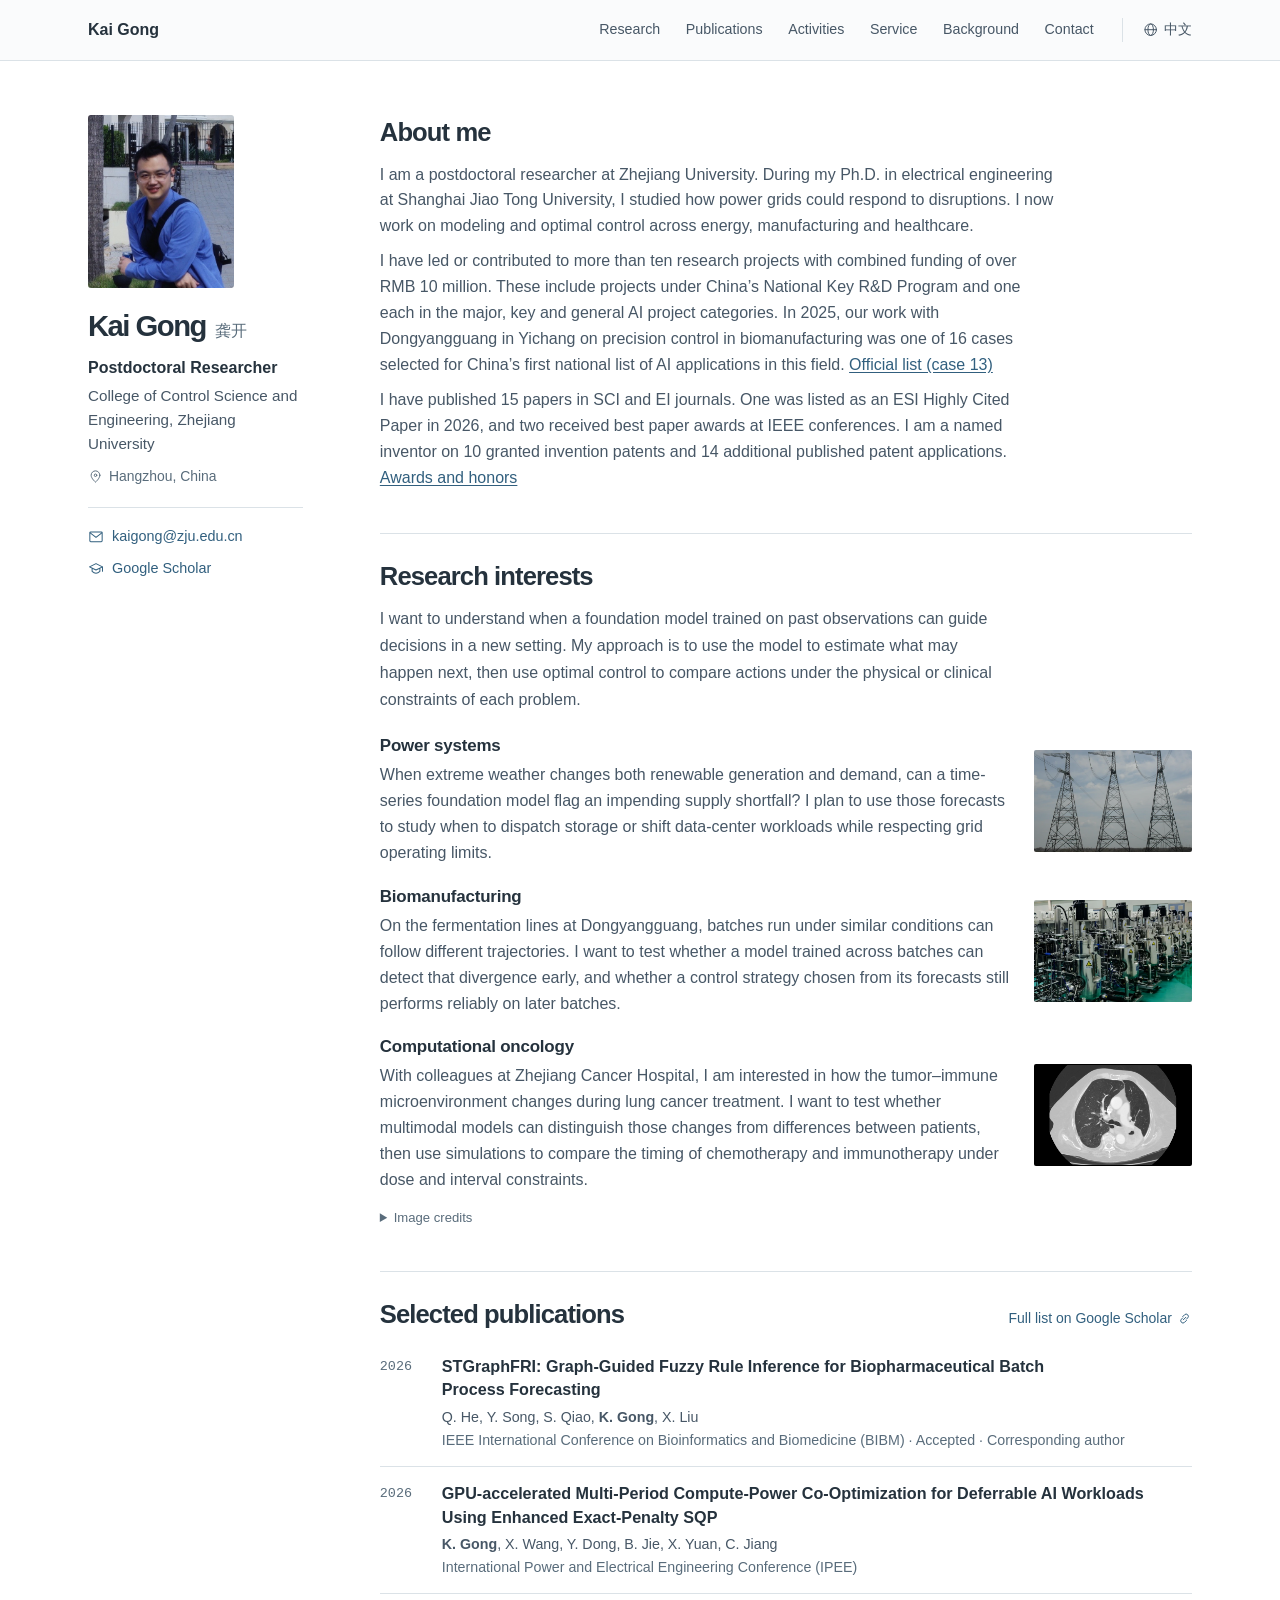
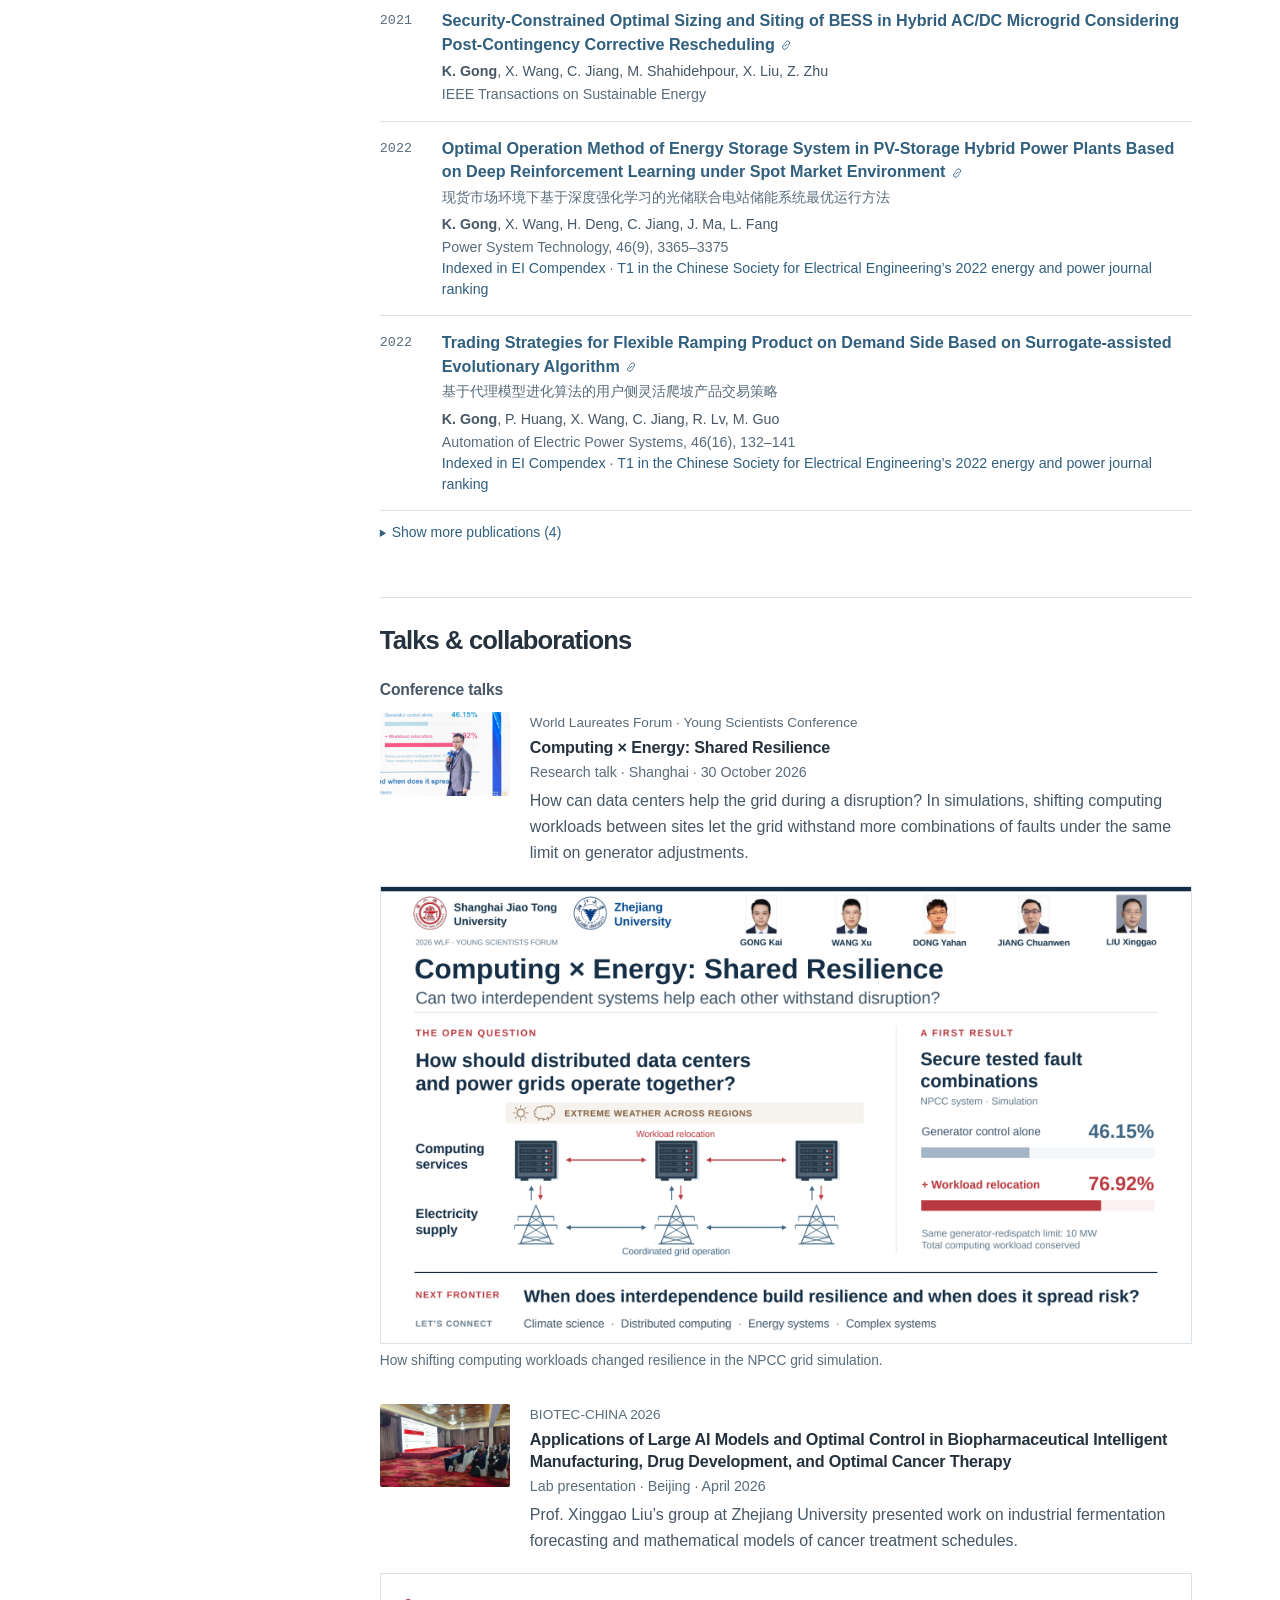
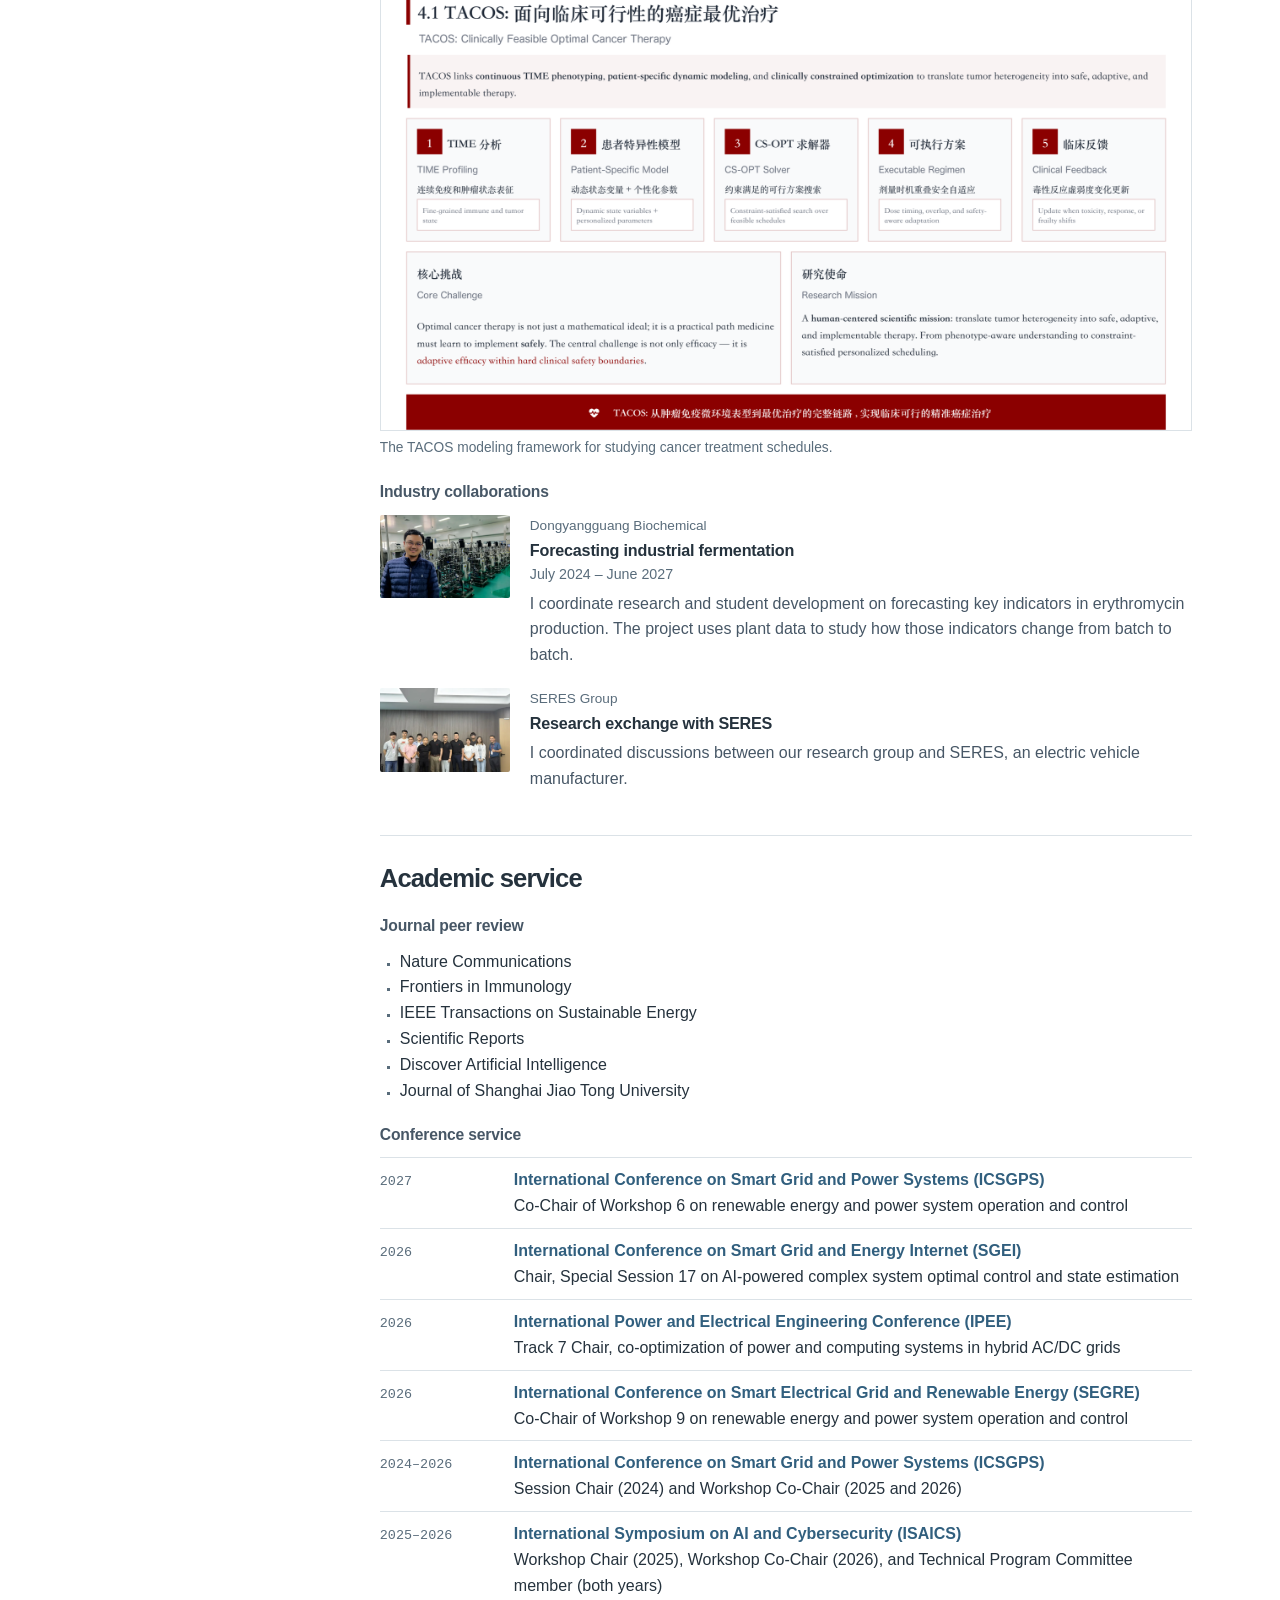
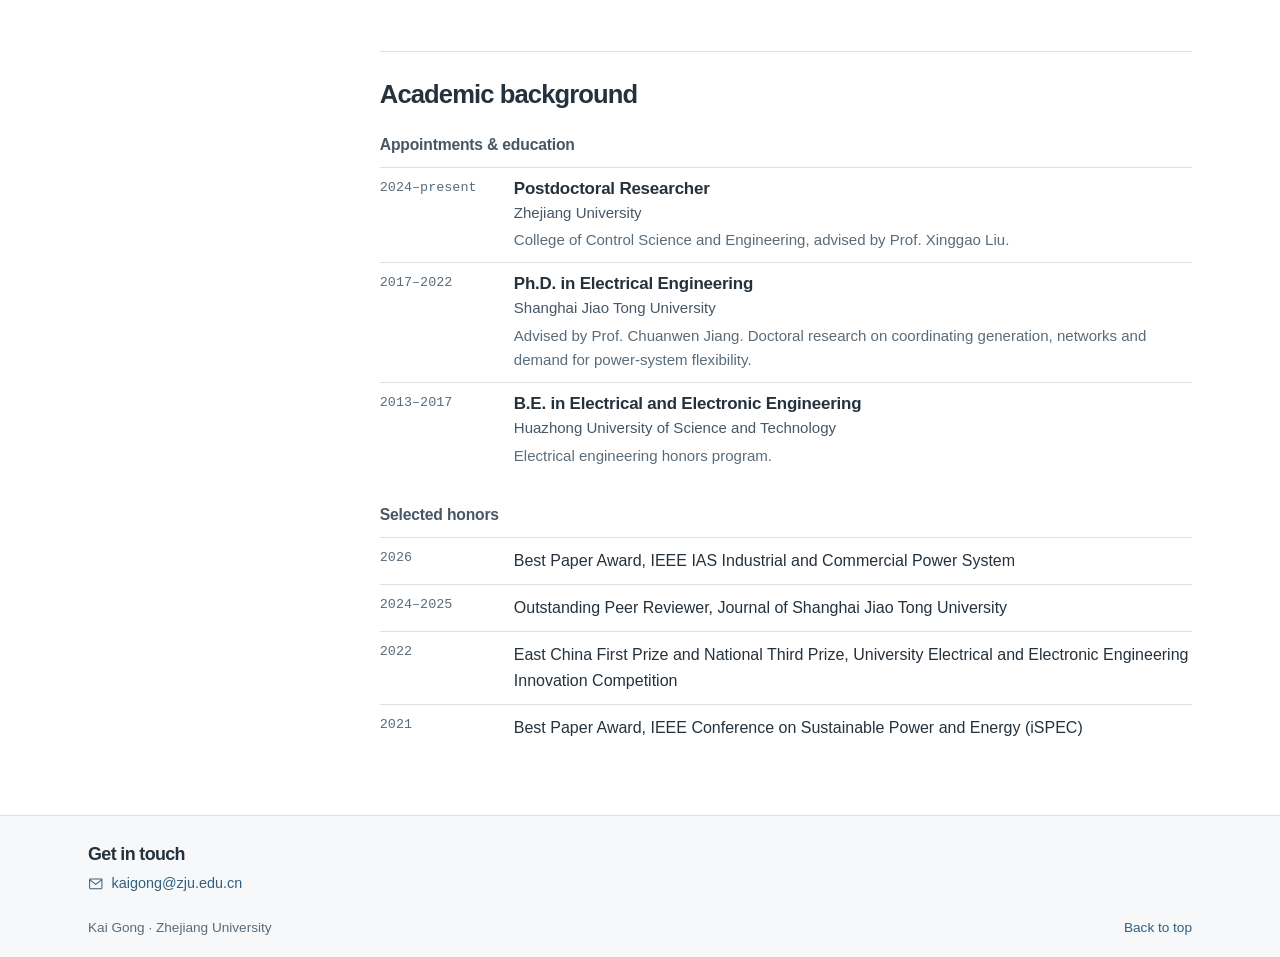
<file: index.html>
<!doctype html>
<html lang="en"><head><meta charset="utf-8"><meta name="viewport" content="width=device-width,initial-scale=1">
<title>Kai Gong | Zhejiang University</title><meta name="description" content="I want to understand when a foundation model trained on past observations can guide decisions in a new setting. My approach is to use the model to estimate what may happen next, then use optimal control to compare actions under the physical or clinical constraints of each problem.">
<meta name="theme-color" content="#f7f9fb"><link rel="alternate" hreflang="zh-CN" href="zh.html">
<link rel="stylesheet" href="assets/style.css"><script defer src="assets/site.js"></script></head>
<body><a class="skip" href="#main">Skip to content</a>
<header class="header"><div class="wrap header-inner"><a class="brand" href="#main">Kai Gong</a>
<nav id="navigation" aria-label="Main navigation"><a href="#research">Research</a><a href="#publications">Publications</a><a href="#activities">Activities</a><a href="#service">Service</a><a href="#background">Background</a><a href="#contact">Contact</a></nav>
<div class="tools"><a class="language" href="zh.html" hreflang="zh-CN" lang="zh-CN"><svg class="icon" viewBox="0 0 24 24" stroke-width="1.55" fill="none" stroke="currentColor" stroke-linecap="round" stroke-linejoin="round" aria-hidden="true"><circle cx="12" cy="12" r="9"/><ellipse cx="12" cy="12" rx="4.3" ry="9"/><path d="M3 12h18"/></svg>中文</a>
<button class="menu-toggle" hidden aria-expanded="false" aria-controls="navigation" aria-label="Navigation menu"><svg class="icon" viewBox="0 0 24 24" stroke-width="1.55" fill="none" stroke="currentColor" stroke-linecap="round" stroke-linejoin="round" aria-hidden="true"><path d="M3 6h18M3 12h18M3 18h18"/></svg></button></div></div></header>
<main id="main" class="page wrap">
<aside class="profile" aria-labelledby="name"><div class="profile-inner">
<img src="assets/images/kai-gong-outdoors.jpg" alt="Kai Gong" class="portrait" width="410" height="490" fetchpriority="high">
<div class="identity"><h1 id="name">Kai Gong<span lang="zh-CN">龚开</span></h1><p class="role">Postdoctoral Researcher</p><p class="affiliation">College of Control Science and Engineering, Zhejiang University</p>
<p class="location"><svg class="icon" viewBox="0 0 24 24" stroke-width="1.55" fill="none" stroke="currentColor" stroke-linecap="round" stroke-linejoin="round" aria-hidden="true"><path d="M19 10c0 5-7 11-7 11S5 15 5 10a7 7 0 1 1 14 0Z"/><circle cx="12" cy="10" r="2"/></svg>Hangzhou, China</p></div>
<div class="profile-links"><a href="mailto:kaigong@zju.edu.cn"><svg class="icon" viewBox="0 0 24 24" stroke-width="1.55" fill="none" stroke="currentColor" stroke-linecap="round" stroke-linejoin="round" aria-hidden="true"><rect x="2.5" y="4.5" width="19" height="15" rx="1.4"/><path d="m3 6 9 7 9-7"/></svg>kaigong@zju.edu.cn</a>
<a href="https://scholar.google.com/citations?user=drKCcZsAAAAJ"><svg class="icon" viewBox="0 0 24 24" stroke-width="1.55" fill="none" stroke="currentColor" stroke-linecap="round" stroke-linejoin="round" aria-hidden="true"><path d="m2 9 10-5 10 5-10 5L2 9Zm4 2v5c4 4 8 4 12 0v-5m4-2v7"/></svg>Google Scholar</a></div>
</div></aside>
<div class="content"><section id="about"><h2>About me</h2><div class="about-copy"><p>I am a postdoctoral researcher at Zhejiang University. During my Ph.D. in electrical engineering at Shanghai Jiao Tong University, I studied how power grids could respond to disruptions. I now work on modeling and optimal control across energy, manufacturing and healthcare.</p><p>I have led or contributed to more than ten research projects with combined funding of over RMB 10 million. These include projects under China’s National Key R&amp;D Program and one each in the major, key and general AI project categories. In 2025, our work with Dongyangguang in Yichang on precision control in biomanufacturing was one of 16 cases selected for China’s first national list of AI applications in this field. <a href="https://wap.miit.gov.cn/cms_files/filemanager/1226211233/attach/20257/3457b4df0f01457bb74afa968ee24ed6.pdf#page=2">Official list (case 13)</a></p><p>I have published 15 papers in SCI and EI journals. One was listed as an ESI Highly Cited Paper in 2026, and two received best paper awards at IEEE conferences. I am a named inventor on 10 granted invention patents and 14 additional published patent applications. <a href="#honors">Awards and honors</a></p></div></section>
<section id="research"><h2>Research interests</h2>
<p class="intro">I want to understand when a foundation model trained on past observations can guide decisions in a new setting. My approach is to use the model to estimate what may happen next, then use optimal control to compare actions under the physical or clinical constraints of each problem.</p><div class="research-list"><article class="research-card">
      <a class="research-visual" href="assets/images/grid-transmission-lines.webp"><img src="assets/images/grid-transmission-lines.webp" alt="High-voltage transmission towers and overhead lines" loading="lazy"></a>
      <div class="card-copy"><h3>Power systems</h3><p>When extreme weather changes both renewable generation and demand, can a time-series foundation model flag an impending supply shortfall? I plan to use those forecasts to study when to dispatch storage or shift data-center workloads while respecting grid operating limits.</p></div></article><article class="research-card">
      <a class="research-visual" href="assets/images/dongyangguang-fermentation-vessels.webp"><img src="assets/images/dongyangguang-fermentation-vessels.webp" alt="Fermentation vessels on the Dongyangguang production line" loading="lazy"></a>
      <div class="card-copy"><h3>Biomanufacturing</h3><p>On the fermentation lines at Dongyangguang, batches run under similar conditions can follow different trajectories. I want to test whether a model trained across batches can detect that divergence early, and whether a control strategy chosen from its forecasts still performs reliably on later batches.</p></div></article><article class="research-card">
      <a class="research-visual" href="assets/images/lung-cancer-ct.webp"><img src="assets/images/lung-cancer-ct.webp" alt="Public example of an axial chest CT showing lung cancer" loading="lazy"></a>
      <div class="card-copy"><h3>Computational oncology</h3><p>With colleagues at Zhejiang Cancer Hospital, I am interested in how the tumor–immune microenvironment changes during lung cancer treatment. I want to test whether multimodal models can distinguish those changes from differences between patients, then use simulations to compare the timing of chemotherapy and immunotherapy under dose and interval constraints.</p></div></article></div>
<details class="credits"><summary>Image credits</summary><ul><li>Transmission lines. Photograph by Rondol (2010), public domain. Cropped for this page. <a href="https://commons.wikimedia.org/wiki/File:Anker_power_lines.JPG">Source</a></li><li>Fermentation vessels. Detail from a photograph taken during my visit to the Dongyangguang production line.</li><li>Lung cancer CT. Public example by Jmarchn (2024), resized and padded for display. <a href="https://commons.wikimedia.org/wiki/File:CT_scan_of_lung_cancer_with_cavitation.png">Source</a> · <a href="https://creativecommons.org/publicdomain/zero/1.0/">CC0 1.0</a></li></ul></details></section>
<section id="publications"><div class="section-head"><h2>Selected publications</h2><a class="text-link" href="https://scholar.google.com/citations?user=drKCcZsAAAAJ">Full list on Google Scholar<svg class="icon" viewBox="0 0 24 24" stroke-width="1.55" fill="none" stroke="currentColor" stroke-linecap="round" stroke-linejoin="round" aria-hidden="true"><path d="m10 14 4-4m-5 1-2 2a3.5 3.5 0 0 0 5 5l3-3m0-2 2-2a3.5 3.5 0 0 0-5-5l-3 3"/></svg></a></div>
<div class="papers"><article class="publication"><span class="year">2026</span><div><h3 lang="en">STGraphFRI: Graph-Guided Fuzzy Rule Inference for Biopharmaceutical Batch Process Forecasting</h3><p class="authors">Q. He, Y. Song, S. Qiao, <strong>K. Gong</strong>, X. Liu</p><p class="venue">IEEE International Conference on Bioinformatics and Biomedicine (BIBM) · Accepted · Corresponding author</p></div></article><article class="publication"><span class="year">2026</span><div><h3 lang="en">GPU-accelerated Multi-Period Compute-Power Co-Optimization for Deferrable AI Workloads Using Enhanced Exact-Penalty SQP</h3><p class="authors"><strong>K. Gong</strong>, X. Wang, Y. Dong, B. Jie, X. Yuan, C. Jiang</p><p class="venue">International Power and Electrical Engineering Conference (IPEE)</p></div></article><article class="publication"><span class="year">2021</span><div><h3 lang="en"><a href="https://doi.org/10.1109/TSTE.2021.3080707">Security-Constrained Optimal Sizing and Siting of BESS in Hybrid AC/DC Microgrid Considering Post-Contingency Corrective Rescheduling <svg class="icon" viewBox="0 0 24 24" stroke-width="1.55" fill="none" stroke="currentColor" stroke-linecap="round" stroke-linejoin="round" aria-hidden="true"><path d="m10 14 4-4m-5 1-2 2a3.5 3.5 0 0 0 5 5l3-3m0-2 2-2a3.5 3.5 0 0 0-5-5l-3 3"/></svg></a></h3><p class="authors"><strong>K. Gong</strong>, X. Wang, C. Jiang, M. Shahidehpour, X. Liu, Z. Zhu</p><p class="venue">IEEE Transactions on Sustainable Energy</p></div></article><article class="publication"><span class="year">2022</span><div><h3 lang="en"><a href="https://coaa.istic.ac.cn/openjournal/periodicalArticle/0120221000414971">Optimal Operation Method of Energy Storage System in PV-Storage Hybrid Power Plants Based on Deep Reinforcement Learning under Spot Market Environment <svg class="icon" viewBox="0 0 24 24" stroke-width="1.55" fill="none" stroke="currentColor" stroke-linecap="round" stroke-linejoin="round" aria-hidden="true"><path d="m10 14 4-4m-5 1-2 2a3.5 3.5 0 0 0 5 5l3-3m0-2 2-2a3.5 3.5 0 0 0-5-5l-3 3"/></svg></a></h3><p class="original-title" lang="zh-CN">现货市场环境下基于深度强化学习的光储联合电站储能系统最优运行方法</p><p class="authors"><strong>K. Gong</strong>, X. Wang, H. Deng, C. Jiang, J. Ma, L. Fang</p><p class="venue">Power System Technology, 46(9), 3365–3375<br><a href="https://assets.ctfassets.net/o78em1y1w4i4/1vOKA5ELqWIoXeukEI0KPk/25a74b602fc5149a096bd87bf7d9c5e1/COMPENDEX_Source-list-082026.xlsx">Indexed in EI Compendex</a> · <a href="https://www.csee.org.cn/pic/u/cms/www/202308/18110539d7te.pdf">T1 in the Chinese Society for Electrical Engineering’s 2022 energy and power journal ranking</a></p></div></article><article class="publication"><span class="year">2022</span><div><h3 lang="en"><a href="https://doi.org/10.7500/AEPS20210720003">Trading Strategies for Flexible Ramping Product on Demand Side Based on Surrogate-assisted Evolutionary Algorithm <svg class="icon" viewBox="0 0 24 24" stroke-width="1.55" fill="none" stroke="currentColor" stroke-linecap="round" stroke-linejoin="round" aria-hidden="true"><path d="m10 14 4-4m-5 1-2 2a3.5 3.5 0 0 0 5 5l3-3m0-2 2-2a3.5 3.5 0 0 0-5-5l-3 3"/></svg></a></h3><p class="original-title" lang="zh-CN">基于代理模型进化算法的用户侧灵活爬坡产品交易策略</p><p class="authors"><strong>K. Gong</strong>, P. Huang, X. Wang, C. Jiang, R. Lv, M. Guo</p><p class="venue">Automation of Electric Power Systems, 46(16), 132–141<br><a href="https://assets.ctfassets.net/o78em1y1w4i4/1vOKA5ELqWIoXeukEI0KPk/25a74b602fc5149a096bd87bf7d9c5e1/COMPENDEX_Source-list-082026.xlsx">Indexed in EI Compendex</a> · <a href="https://www.csee.org.cn/pic/u/cms/www/202308/18110539d7te.pdf">T1 in the Chinese Society for Electrical Engineering’s 2022 energy and power journal ranking</a></p></div></article><details class="extra-pubs"><summary><span class="closed">Show more publications (4)</span><span class="opened">Show fewer publications</span></summary><div><article class="publication"><span class="year">2026</span><div><h3 lang="en"><a href="https://doi.org/10.1109/TIA.2026.3661945">Aggregated Flexibility of DERs for Enhancing the Power Grid Resilience Considering Frequency Stability Constraints in Typhoons <svg class="icon" viewBox="0 0 24 24" stroke-width="1.55" fill="none" stroke="currentColor" stroke-linecap="round" stroke-linejoin="round" aria-hidden="true"><path d="m10 14 4-4m-5 1-2 2a3.5 3.5 0 0 0 5 5l3-3m0-2 2-2a3.5 3.5 0 0 0-5-5l-3 3"/></svg></a></h3><p class="authors">X. Wang, J. Ke, H. Yang, <strong>K. Gong</strong>, K. Zhang, M. Shahidehpour, C. Jiang, W. Huang</p><p class="venue">IEEE Transactions on Industry Applications</p></div></article><article class="publication"><span class="year">2026</span><div><h3 lang="en">Coordinated Post-Disturbance Load Restoration for Large Data Centers After SCUC Scheduling</h3><p class="authors"><strong>K. Gong</strong>, X. Wang, B. Jie, Y. Dong, J. Ke, F. Lu</p><p class="venue">International Conference on Power and Renewable Energy Engineering (PREE)</p></div></article><article class="publication"><span class="year">2022</span><div><h3 lang="en"><a href="https://doi.org/10.1007/s11708-021-0792-6">Comprehensive review of modeling, structure, and integration techniques of smart buildings in the cyber-physical-social system <svg class="icon" viewBox="0 0 24 24" stroke-width="1.55" fill="none" stroke="currentColor" stroke-linecap="round" stroke-linejoin="round" aria-hidden="true"><path d="m10 14 4-4m-5 1-2 2a3.5 3.5 0 0 0 5 5l3-3m0-2 2-2a3.5 3.5 0 0 0-5-5l-3 3"/></svg></a></h3><p class="authors"><strong>K. Gong</strong>, J. Yang, X. Wang, C. Jiang, Z. Xiong, M. Zhang, M. Guo, R. Lv, S. Wang, S. Zhang</p><p class="venue">Frontiers in Energy</p></div></article><article class="publication"><span class="year">2020</span><div><h3 lang="en"><a href="https://doi.org/10.1049/iet-gtd.2020.0861">Data-driven distributionally robust economic dispatch for distribution network with multiple microgrids <svg class="icon" viewBox="0 0 24 24" stroke-width="1.55" fill="none" stroke="currentColor" stroke-linecap="round" stroke-linejoin="round" aria-hidden="true"><path d="m10 14 4-4m-5 1-2 2a3.5 3.5 0 0 0 5 5l3-3m0-2 2-2a3.5 3.5 0 0 0-5-5l-3 3"/></svg></a></h3><p class="authors">L. Wang, C. Jiang, <strong>K. Gong</strong>, R. Si, H. Shao, W. Liu</p><p class="venue">IET Generation, Transmission &amp; Distribution · Corresponding author</p></div></article></div></details></div></section>
<section id="activities"><h2>Talks & collaborations</h2><div class="activity-group"><h3 class="subhead">Conference talks</h3><div class="activity-grid"><article class="activity">
          <img src="assets/images/world-laureates-forum.webp" alt="Kai Gong presenting at the World Laureates Forum" loading="lazy" width="680" height="415">
          <div><p class="tag">World Laureates Forum · Young Scientists Conference</p><h4>Computing × Energy: Shared Resilience</h4>
          <p class="activity-meta">Research talk · Shanghai · 30 October 2026</p><p>How can data centers help the grid during a disruption? In simulations, shifting computing workloads between sites let the grid withstand more combinations of faults under the same limit on generator adjustments.</p></div><figure class="talk-slide"><a href="assets/images/wlf-computing-energy-slide.webp"><img src="assets/images/wlf-computing-energy-slide.webp" alt="With generator adjustments capped at 10 MW, the simulated grid withstood 46.15% of the tested fault combinations using generator control alone and 76.92% when computing workloads could also move between sites." loading="lazy" width="1920" height="1080"></a>
              <figcaption>How shifting computing workloads changed resilience in the NPCC grid simulation.</figcaption></figure></article><article class="activity">
          <img src="assets/images/biotec-china.webp" alt="Conference audience at BIOTEC-CHINA" loading="lazy" width="680" height="415">
          <div><p class="tag">BIOTEC-CHINA 2026</p><h4>Applications of Large AI Models and Optimal Control in Biopharmaceutical Intelligent Manufacturing, Drug Development, and Optimal Cancer Therapy</h4>
          <p class="activity-meta">Lab presentation · Beijing · April 2026</p><p>Prof. Xinggao Liu’s group at Zhejiang University presented work on industrial fermentation forecasting and mathematical models of cancer treatment schedules.</p></div><figure class="talk-slide"><a href="assets/images/biotec-tacos-slide.webp"><img src="assets/images/biotec-tacos-slide.webp" alt="The slide shows how TACOS links tumor and immune profiling, patient-specific modeling, constrained optimization, candidate treatment schedules and clinical feedback." loading="lazy" width="1920" height="1080"></a>
              <figcaption>The TACOS modeling framework for studying cancer treatment schedules.</figcaption></figure></article></div></div>
<div class="activity-group"><h3 class="subhead">Industry collaborations</h3><div class="industry-grid"><article class="activity">
          <img src="assets/images/hec-fermentation.webp" alt="Kai Gong visiting the industrial fermentation line" loading="lazy" width="680" height="415">
          <div><p class="tag">Dongyangguang Biochemical</p><h4>Forecasting industrial fermentation</h4>
          <p class="activity-meta">July 2024 – June 2027</p><p>I coordinate research and student development on forecasting key indicators in erythromycin production. The project uses plant data to study how those indicators change from batch to batch.</p></div></article><article class="activity">
          <img src="assets/images/seres-visit.webp" alt="Research group during the exchange with SERES" loading="lazy" width="680" height="415">
          <div><p class="tag">SERES Group</p><h4>Research exchange with SERES</h4>
          <p class="activity-meta"></p><p>I coordinated discussions between our research group and SERES, an electric vehicle manufacturer.</p></div></article></div></div></section>
<section id="service"><h2>Academic service</h2>
<h3 class="subhead">Journal peer review</h3><ul class="reviewers"><li>Nature Communications</li><li>Frontiers in Immunology</li><li>IEEE Transactions on Sustainable Energy</li><li>Scientific Reports</li><li>Discover Artificial Intelligence</li><li>Journal of Shanghai Jiao Tong University</li></ul>
<h3 class="subhead">Conference service</h3><ul class="chair-roles"><li><span class="year">2027</span><div><strong><a href="https://www.icsgps.org/workshops-2027/">International Conference on Smart Grid and Power Systems (ICSGPS)</a></strong><p class="service-role">Co-Chair of Workshop 6 on renewable energy and power system operation and control</p></div></li><li><span class="year">2026</span><div><strong><a href="https://www.sgei.info/?pf=1">International Conference on Smart Grid and Energy Internet (SGEI)</a></strong><p class="service-role">Chair, Special Session 17 on AI-powered complex system optimal control and state estimation</p></div></li><li><span class="year">2026</span><div><strong><a href="https://www.ipee.net/track7.html">International Power and Electrical Engineering Conference (IPEE)</a></strong><p class="service-role">Track 7 Chair, co-optimization of power and computing systems in hybrid AC/DC grids</p></div></li><li><span class="year">2026</span><div><strong><a href="https://www.icsegre.org/workshops-2026">International Conference on Smart Electrical Grid and Renewable Energy (SEGRE)</a></strong><p class="service-role">Co-Chair of Workshop 9 on renewable energy and power system operation and control</p></div></li><li><span class="year">2024–2026</span><div><strong><a href="https://www.icsgps.org/workshops-2026-2-2-2-2-2/">International Conference on Smart Grid and Power Systems (ICSGPS)</a></strong><p class="service-role">Session Chair (2024) and Workshop Co-Chair (2025 and 2026)</p></div></li><li><span class="year">2025–2026</span><div><strong><a href="https://www.isaics.net/workshops-2026/">International Symposium on AI and Cybersecurity (ISAICS)</a></strong><p class="service-role">Workshop Chair (2025), Workshop Co-Chair (2026), and Technical Program Committee member (both years)</p></div></li></ul></section>
<section id="background"><h2>Academic background</h2>
<div class="background-grid"><div><h3 class="subhead">Appointments & education</h3><ol class="timeline"><li><div class="year">2024–present</div>
      <h4>Postdoctoral Researcher</h4><div class="institution">Zhejiang University</div><p>College of Control Science and Engineering, advised by Prof. Xinggao Liu.</p></li><li><div class="year">2017–2022</div>
      <h4>Ph.D. in Electrical Engineering</h4><div class="institution">Shanghai Jiao Tong University</div><p>Advised by Prof. Chuanwen Jiang. Doctoral research on coordinating generation, networks and demand for power-system flexibility.</p></li><li><div class="year">2013–2017</div>
      <h4>B.E. in Electrical and Electronic Engineering</h4><div class="institution">Huazhong University of Science and Technology</div><p>Electrical engineering honors program.</p></li></ol></div>
<div class="honors" id="honors"><h3 class="subhead">Selected honors</h3><ul><li><span class="year">2026</span><span>Best Paper Award, IEEE IAS Industrial and Commercial Power System</span></li><li><span class="year">2024–2025</span><span>Outstanding Peer Reviewer, Journal of Shanghai Jiao Tong University</span></li><li><span class="year">2022</span><span>East China First Prize and National Third Prize, University Electrical and Electronic Engineering Innovation Competition</span></li><li><span class="year">2021</span><span>Best Paper Award, IEEE Conference on Sustainable Power and Energy (iSPEC)</span></li></ul></div></div></section></div>
</main><footer id="contact"><div class="wrap"><h2>Get in touch</h2><a class="email" href="mailto:kaigong@zju.edu.cn"><svg class="icon" viewBox="0 0 24 24" stroke-width="1.55" fill="none" stroke="currentColor" stroke-linecap="round" stroke-linejoin="round" aria-hidden="true"><rect x="2.5" y="4.5" width="19" height="15" rx="1.4"/><path d="m3 6 9 7 9-7"/></svg>kaigong@zju.edu.cn</a>
<div class="footer-line"><div class="footer-meta"><span>Kai Gong · Zhejiang University</span>
<a class="page-views" hidden href="https://hits.sh/kgongzju.github.io/personal-web/" data-label="Page views" referrerpolicy="no-referrer">View traffic history</a></div>
<a href="#main">Back to top</a></div></div></footer></body></html>
</file>
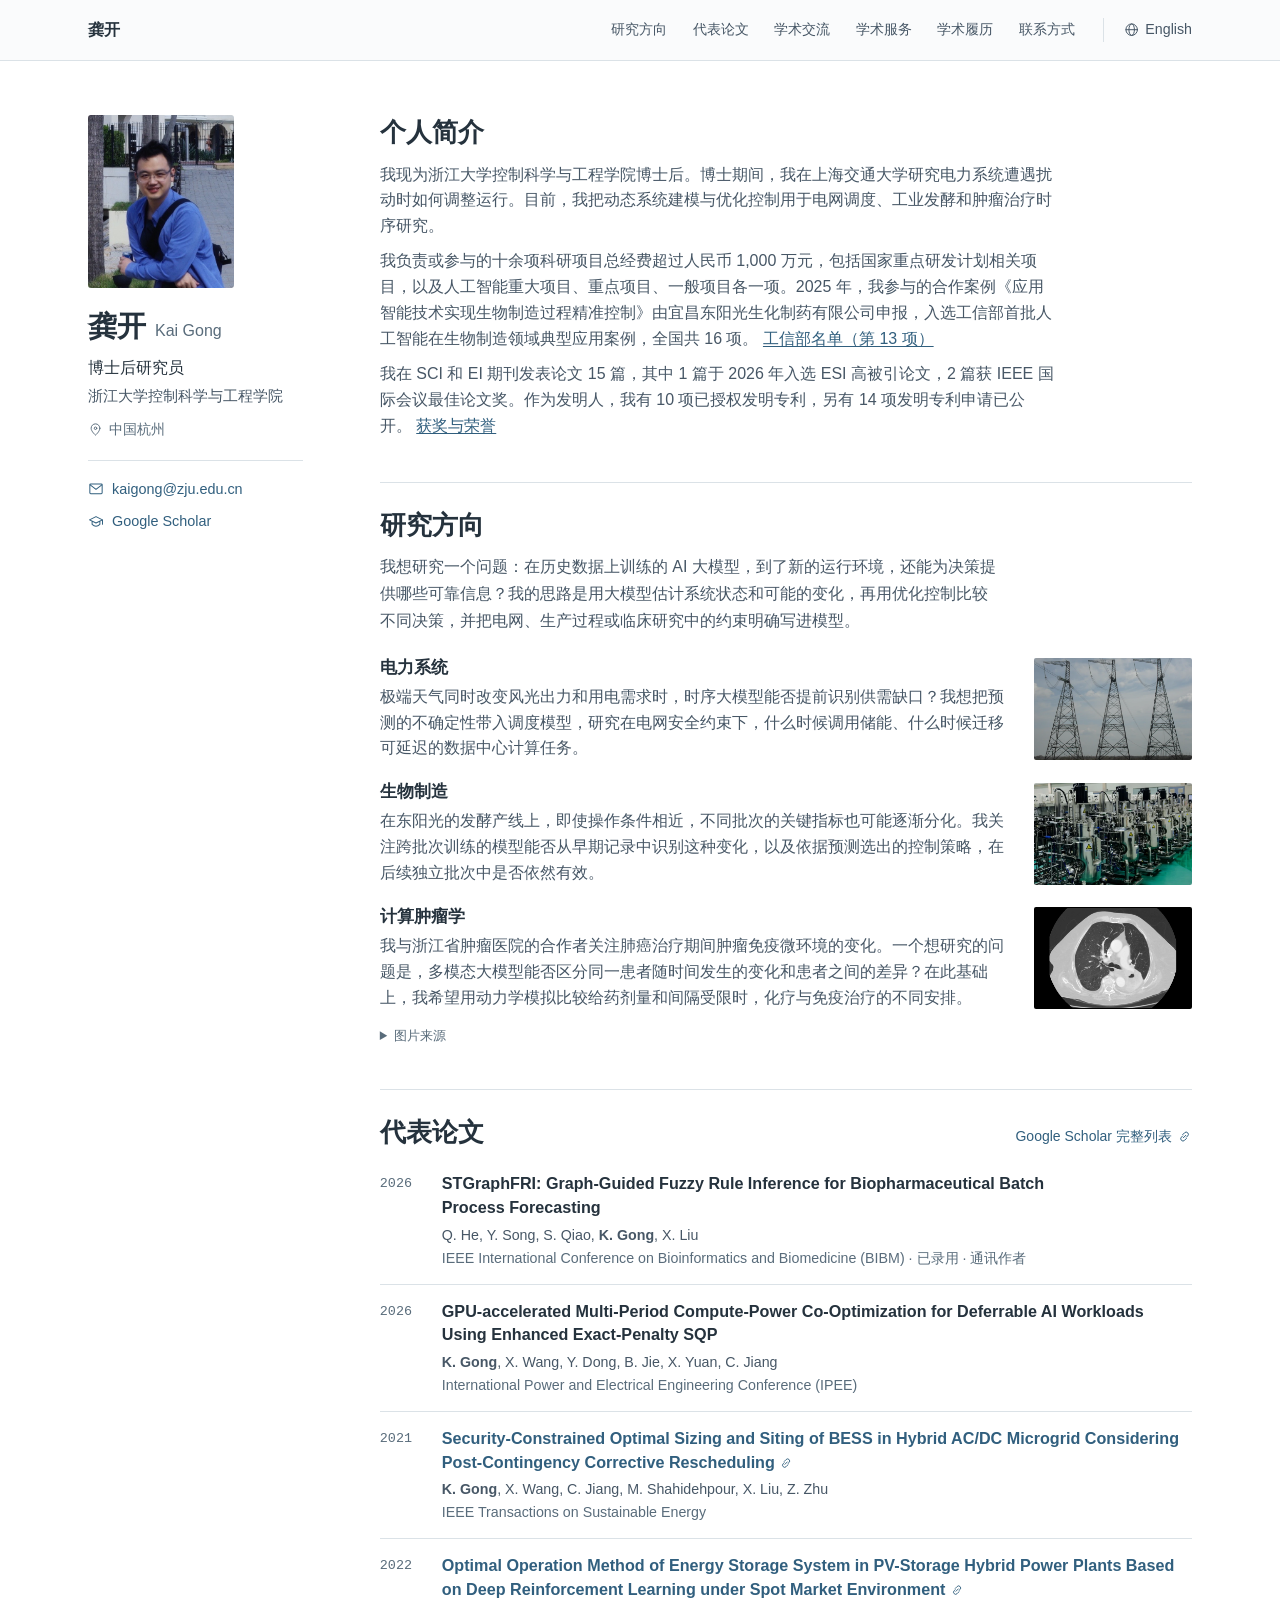
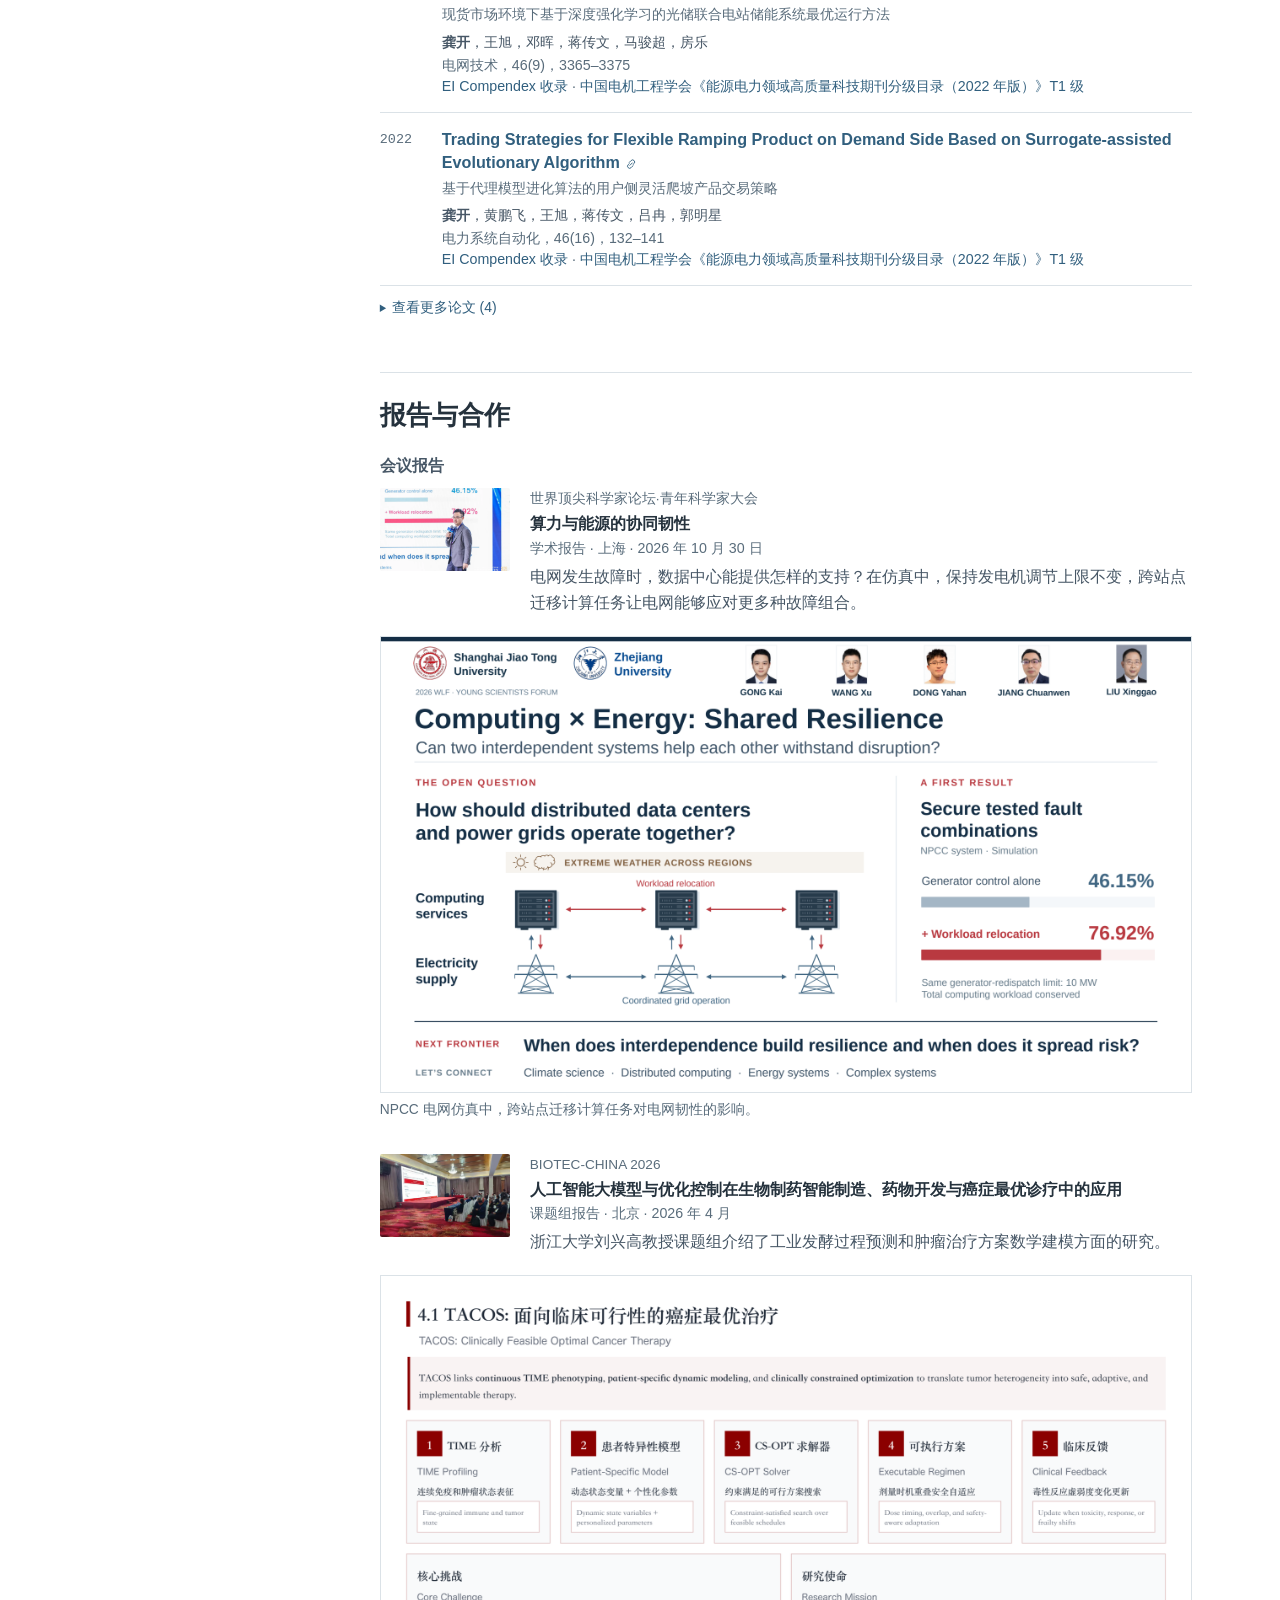
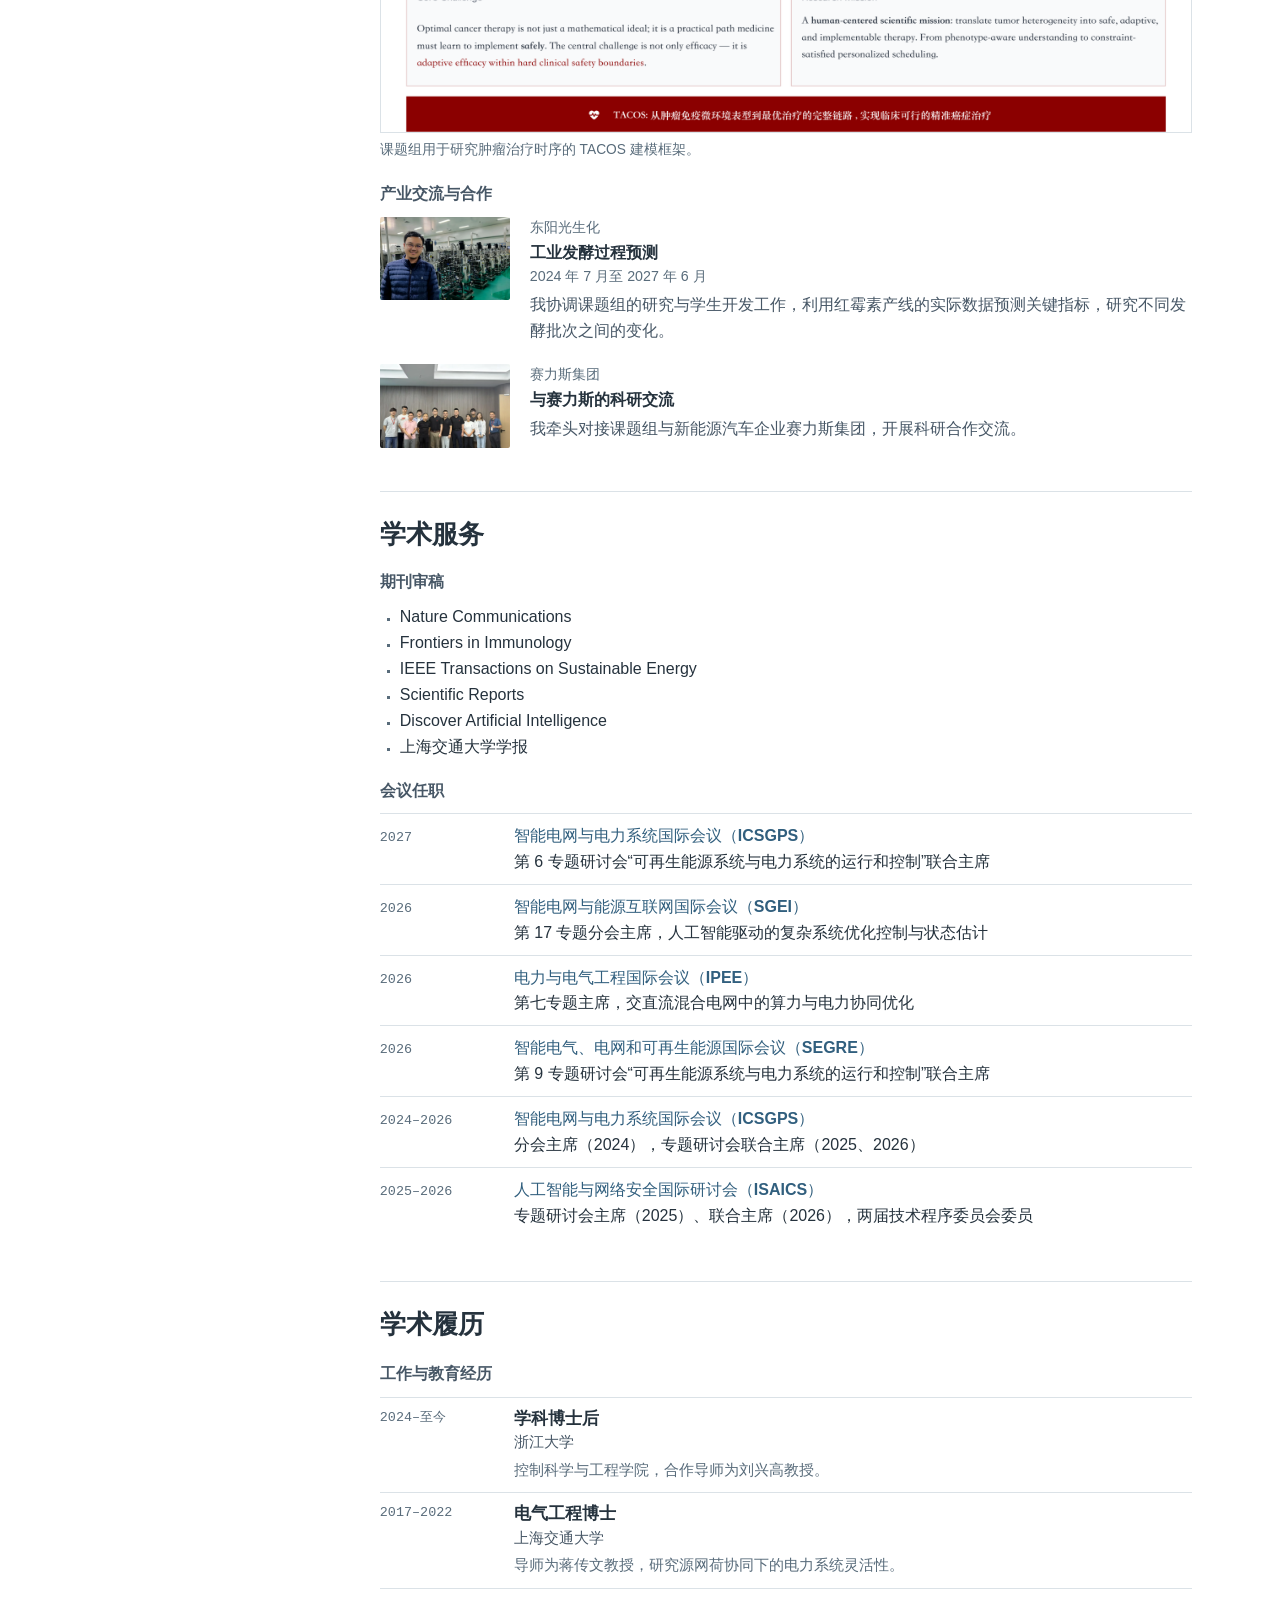
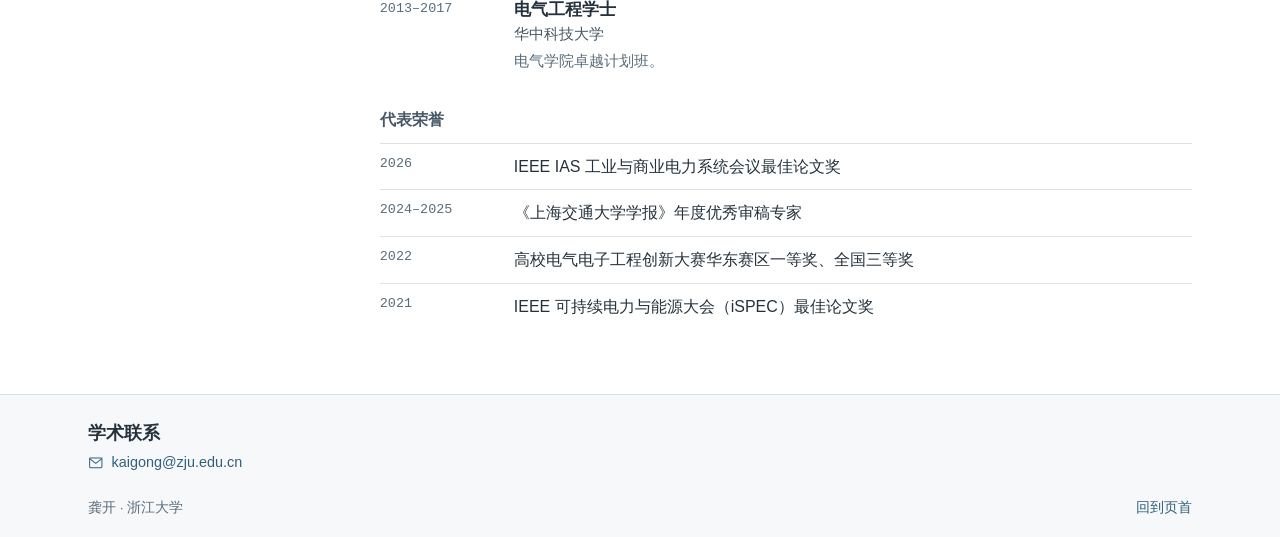
<file: zh.html>
<!doctype html>
<html lang="zh-CN"><head><meta charset="utf-8"><meta name="viewport" content="width=device-width,initial-scale=1">
<title>龚开 | 浙江大学</title><meta name="description" content="我想研究一个问题：在历史数据上训练的 AI 大模型，到了新的运行环境，还能为决策提供哪些可靠信息？我的思路是用大模型估计系统状态和可能的变化，再用优化控制比较不同决策，并把电网、生产过程或临床研究中的约束明确写进模型。">
<meta name="theme-color" content="#f7f9fb"><link rel="alternate" hreflang="en" href="index.html">
<link rel="stylesheet" href="assets/style.css"><script defer src="assets/site.js"></script></head>
<body><a class="skip" href="#main">跳到正文</a>
<header class="header"><div class="wrap header-inner"><a class="brand" href="#main">龚开</a>
<nav id="navigation" aria-label="主导航"><a href="#research">研究方向</a><a href="#publications">代表论文</a><a href="#activities">学术交流</a><a href="#service">学术服务</a><a href="#background">学术履历</a><a href="#contact">联系方式</a></nav>
<div class="tools"><a class="language" href="index.html" hreflang="en" lang="en"><svg class="icon" viewBox="0 0 24 24" stroke-width="1.55" fill="none" stroke="currentColor" stroke-linecap="round" stroke-linejoin="round" aria-hidden="true"><circle cx="12" cy="12" r="9"/><ellipse cx="12" cy="12" rx="4.3" ry="9"/><path d="M3 12h18"/></svg>English</a>
<button class="menu-toggle" hidden aria-expanded="false" aria-controls="navigation" aria-label="导航菜单"><svg class="icon" viewBox="0 0 24 24" stroke-width="1.55" fill="none" stroke="currentColor" stroke-linecap="round" stroke-linejoin="round" aria-hidden="true"><path d="M3 6h18M3 12h18M3 18h18"/></svg></button></div></div></header>
<main id="main" class="page wrap">
<aside class="profile" aria-labelledby="name"><div class="profile-inner">
<img src="assets/images/kai-gong-outdoors.jpg" alt="龚开" class="portrait" width="410" height="490" fetchpriority="high">
<div class="identity"><h1 id="name">龚开<span lang="en">Kai Gong</span></h1><p class="role">博士后研究员</p><p class="affiliation">浙江大学控制科学与工程学院</p>
<p class="location"><svg class="icon" viewBox="0 0 24 24" stroke-width="1.55" fill="none" stroke="currentColor" stroke-linecap="round" stroke-linejoin="round" aria-hidden="true"><path d="M19 10c0 5-7 11-7 11S5 15 5 10a7 7 0 1 1 14 0Z"/><circle cx="12" cy="10" r="2"/></svg>中国杭州</p></div>
<div class="profile-links"><a href="mailto:kaigong@zju.edu.cn"><svg class="icon" viewBox="0 0 24 24" stroke-width="1.55" fill="none" stroke="currentColor" stroke-linecap="round" stroke-linejoin="round" aria-hidden="true"><rect x="2.5" y="4.5" width="19" height="15" rx="1.4"/><path d="m3 6 9 7 9-7"/></svg>kaigong@zju.edu.cn</a>
<a href="https://scholar.google.com/citations?user=drKCcZsAAAAJ"><svg class="icon" viewBox="0 0 24 24" stroke-width="1.55" fill="none" stroke="currentColor" stroke-linecap="round" stroke-linejoin="round" aria-hidden="true"><path d="m2 9 10-5 10 5-10 5L2 9Zm4 2v5c4 4 8 4 12 0v-5m4-2v7"/></svg>Google Scholar</a></div>
</div></aside>
<div class="content"><section id="about"><h2>个人简介</h2><div class="about-copy"><p>我现为浙江大学控制科学与工程学院博士后。博士期间，我在上海交通大学研究电力系统遭遇扰动时如何调整运行。目前，我把动态系统建模与优化控制用于电网调度、工业发酵和肿瘤治疗时序研究。</p><p>我负责或参与的十余项科研项目总经费超过人民币 1,000 万元，包括国家重点研发计划相关项目，以及人工智能重大项目、重点项目、一般项目各一项。2025 年，我参与的合作案例《应用智能技术实现生物制造过程精准控制》由宜昌东阳光生化制药有限公司申报，入选工信部首批人工智能在生物制造领域典型应用案例，全国共 16 项。 <a href="https://wap.miit.gov.cn/cms_files/filemanager/1226211233/attach/20257/3457b4df0f01457bb74afa968ee24ed6.pdf#page=2">工信部名单（第 13 项）</a></p><p>我在 SCI 和 EI 期刊发表论文 15 篇，其中 1 篇于 2026 年入选 ESI 高被引论文，2 篇获 IEEE 国际会议最佳论文奖。作为发明人，我有 10 项已授权发明专利，另有 14 项发明专利申请已公开。 <a href="#honors">获奖与荣誉</a></p></div></section>
<section id="research"><h2>研究方向</h2>
<p class="intro">我想研究一个问题：在历史数据上训练的 AI 大模型，到了新的运行环境，还能为决策提供哪些可靠信息？我的思路是用大模型估计系统状态和可能的变化，再用优化控制比较不同决策，并把电网、生产过程或临床研究中的约束明确写进模型。</p><div class="research-list"><article class="research-card">
      <a class="research-visual" href="assets/images/grid-transmission-lines.webp"><img src="assets/images/grid-transmission-lines.webp" alt="高压输电铁塔与架空线路" loading="lazy"></a>
      <div class="card-copy"><h3>电力系统</h3><p>极端天气同时改变风光出力和用电需求时，时序大模型能否提前识别供需缺口？我想把预测的不确定性带入调度模型，研究在电网安全约束下，什么时候调用储能、什么时候迁移可延迟的数据中心计算任务。</p></div></article><article class="research-card">
      <a class="research-visual" href="assets/images/dongyangguang-fermentation-vessels.webp"><img src="assets/images/dongyangguang-fermentation-vessels.webp" alt="东阳光发酵生产线上的罐体" loading="lazy"></a>
      <div class="card-copy"><h3>生物制造</h3><p>在东阳光的发酵产线上，即使操作条件相近，不同批次的关键指标也可能逐渐分化。我关注跨批次训练的模型能否从早期记录中识别这种变化，以及依据预测选出的控制策略，在后续独立批次中是否依然有效。</p></div></article><article class="research-card">
      <a class="research-visual" href="assets/images/lung-cancer-ct.webp"><img src="assets/images/lung-cancer-ct.webp" alt="公开肺癌影像示例：胸部 CT 横断面" loading="lazy"></a>
      <div class="card-copy"><h3>计算肿瘤学</h3><p>我与浙江省肿瘤医院的合作者关注肺癌治疗期间肿瘤免疫微环境的变化。一个想研究的问题是，多模态大模型能否区分同一患者随时间发生的变化和患者之间的差异？在此基础上，我希望用动力学模拟比较给药剂量和间隔受限时，化疗与免疫治疗的不同安排。</p></div></article></div>
<details class="credits"><summary>图片来源</summary><ul><li>输电线路。摄影：Rondol（2010），公有领域，页面使用裁剪图。 <a href="https://commons.wikimedia.org/wiki/File:Anker_power_lines.JPG">来源</a></li><li>发酵罐。取自本人参观东阳光发酵智能制造产线时的现场照片，裁剪展示设备。</li><li>肺癌 CT。Jmarchn（2024）提供的公开影像示例，缩放并加黑边展示。 <a href="https://commons.wikimedia.org/wiki/File:CT_scan_of_lung_cancer_with_cavitation.png">来源</a> · <a href="https://creativecommons.org/publicdomain/zero/1.0/">CC0 1.0</a></li></ul></details></section>
<section id="publications"><div class="section-head"><h2>代表论文</h2><a class="text-link" href="https://scholar.google.com/citations?user=drKCcZsAAAAJ">Google Scholar 完整列表<svg class="icon" viewBox="0 0 24 24" stroke-width="1.55" fill="none" stroke="currentColor" stroke-linecap="round" stroke-linejoin="round" aria-hidden="true"><path d="m10 14 4-4m-5 1-2 2a3.5 3.5 0 0 0 5 5l3-3m0-2 2-2a3.5 3.5 0 0 0-5-5l-3 3"/></svg></a></div>
<div class="papers"><article class="publication"><span class="year">2026</span><div><h3 lang="en">STGraphFRI: Graph-Guided Fuzzy Rule Inference for Biopharmaceutical Batch Process Forecasting</h3><p class="authors">Q. He, Y. Song, S. Qiao, <strong>K. Gong</strong>, X. Liu</p><p class="venue">IEEE International Conference on Bioinformatics and Biomedicine (BIBM) · 已录用 · 通讯作者</p></div></article><article class="publication"><span class="year">2026</span><div><h3 lang="en">GPU-accelerated Multi-Period Compute-Power Co-Optimization for Deferrable AI Workloads Using Enhanced Exact-Penalty SQP</h3><p class="authors"><strong>K. Gong</strong>, X. Wang, Y. Dong, B. Jie, X. Yuan, C. Jiang</p><p class="venue">International Power and Electrical Engineering Conference (IPEE)</p></div></article><article class="publication"><span class="year">2021</span><div><h3 lang="en"><a href="https://doi.org/10.1109/TSTE.2021.3080707">Security-Constrained Optimal Sizing and Siting of BESS in Hybrid AC/DC Microgrid Considering Post-Contingency Corrective Rescheduling <svg class="icon" viewBox="0 0 24 24" stroke-width="1.55" fill="none" stroke="currentColor" stroke-linecap="round" stroke-linejoin="round" aria-hidden="true"><path d="m10 14 4-4m-5 1-2 2a3.5 3.5 0 0 0 5 5l3-3m0-2 2-2a3.5 3.5 0 0 0-5-5l-3 3"/></svg></a></h3><p class="authors"><strong>K. Gong</strong>, X. Wang, C. Jiang, M. Shahidehpour, X. Liu, Z. Zhu</p><p class="venue">IEEE Transactions on Sustainable Energy</p></div></article><article class="publication"><span class="year">2022</span><div><h3 lang="en"><a href="https://coaa.istic.ac.cn/openjournal/periodicalArticle/0120221000414971">Optimal Operation Method of Energy Storage System in PV-Storage Hybrid Power Plants Based on Deep Reinforcement Learning under Spot Market Environment <svg class="icon" viewBox="0 0 24 24" stroke-width="1.55" fill="none" stroke="currentColor" stroke-linecap="round" stroke-linejoin="round" aria-hidden="true"><path d="m10 14 4-4m-5 1-2 2a3.5 3.5 0 0 0 5 5l3-3m0-2 2-2a3.5 3.5 0 0 0-5-5l-3 3"/></svg></a></h3><p class="original-title" lang="zh-CN">现货市场环境下基于深度强化学习的光储联合电站储能系统最优运行方法</p><p class="authors"><strong>龚开</strong>，王旭，邓晖，蒋传文，马骏超，房乐</p><p class="venue">电网技术，46(9)，3365–3375<br><a href="https://assets.ctfassets.net/o78em1y1w4i4/1vOKA5ELqWIoXeukEI0KPk/25a74b602fc5149a096bd87bf7d9c5e1/COMPENDEX_Source-list-082026.xlsx">EI Compendex 收录</a> · <a href="https://www.csee.org.cn/pic/u/cms/www/202308/18110539d7te.pdf">中国电机工程学会《能源电力领域高质量科技期刊分级目录（2022 年版）》T1 级</a></p></div></article><article class="publication"><span class="year">2022</span><div><h3 lang="en"><a href="https://doi.org/10.7500/AEPS20210720003">Trading Strategies for Flexible Ramping Product on Demand Side Based on Surrogate-assisted Evolutionary Algorithm <svg class="icon" viewBox="0 0 24 24" stroke-width="1.55" fill="none" stroke="currentColor" stroke-linecap="round" stroke-linejoin="round" aria-hidden="true"><path d="m10 14 4-4m-5 1-2 2a3.5 3.5 0 0 0 5 5l3-3m0-2 2-2a3.5 3.5 0 0 0-5-5l-3 3"/></svg></a></h3><p class="original-title" lang="zh-CN">基于代理模型进化算法的用户侧灵活爬坡产品交易策略</p><p class="authors"><strong>龚开</strong>，黄鹏飞，王旭，蒋传文，吕冉，郭明星</p><p class="venue">电力系统自动化，46(16)，132–141<br><a href="https://assets.ctfassets.net/o78em1y1w4i4/1vOKA5ELqWIoXeukEI0KPk/25a74b602fc5149a096bd87bf7d9c5e1/COMPENDEX_Source-list-082026.xlsx">EI Compendex 收录</a> · <a href="https://www.csee.org.cn/pic/u/cms/www/202308/18110539d7te.pdf">中国电机工程学会《能源电力领域高质量科技期刊分级目录（2022 年版）》T1 级</a></p></div></article><details class="extra-pubs"><summary><span class="closed">查看更多论文 (4)</span><span class="opened">收起更多论文</span></summary><div><article class="publication"><span class="year">2026</span><div><h3 lang="en"><a href="https://doi.org/10.1109/TIA.2026.3661945">Aggregated Flexibility of DERs for Enhancing the Power Grid Resilience Considering Frequency Stability Constraints in Typhoons <svg class="icon" viewBox="0 0 24 24" stroke-width="1.55" fill="none" stroke="currentColor" stroke-linecap="round" stroke-linejoin="round" aria-hidden="true"><path d="m10 14 4-4m-5 1-2 2a3.5 3.5 0 0 0 5 5l3-3m0-2 2-2a3.5 3.5 0 0 0-5-5l-3 3"/></svg></a></h3><p class="authors">X. Wang, J. Ke, H. Yang, <strong>K. Gong</strong>, K. Zhang, M. Shahidehpour, C. Jiang, W. Huang</p><p class="venue">IEEE Transactions on Industry Applications</p></div></article><article class="publication"><span class="year">2026</span><div><h3 lang="en">Coordinated Post-Disturbance Load Restoration for Large Data Centers After SCUC Scheduling</h3><p class="authors"><strong>K. Gong</strong>, X. Wang, B. Jie, Y. Dong, J. Ke, F. Lu</p><p class="venue">International Conference on Power and Renewable Energy Engineering (PREE)</p></div></article><article class="publication"><span class="year">2022</span><div><h3 lang="en"><a href="https://doi.org/10.1007/s11708-021-0792-6">Comprehensive review of modeling, structure, and integration techniques of smart buildings in the cyber-physical-social system <svg class="icon" viewBox="0 0 24 24" stroke-width="1.55" fill="none" stroke="currentColor" stroke-linecap="round" stroke-linejoin="round" aria-hidden="true"><path d="m10 14 4-4m-5 1-2 2a3.5 3.5 0 0 0 5 5l3-3m0-2 2-2a3.5 3.5 0 0 0-5-5l-3 3"/></svg></a></h3><p class="authors"><strong>K. Gong</strong>, J. Yang, X. Wang, C. Jiang, Z. Xiong, M. Zhang, M. Guo, R. Lv, S. Wang, S. Zhang</p><p class="venue">Frontiers in Energy</p></div></article><article class="publication"><span class="year">2020</span><div><h3 lang="en"><a href="https://doi.org/10.1049/iet-gtd.2020.0861">Data-driven distributionally robust economic dispatch for distribution network with multiple microgrids <svg class="icon" viewBox="0 0 24 24" stroke-width="1.55" fill="none" stroke="currentColor" stroke-linecap="round" stroke-linejoin="round" aria-hidden="true"><path d="m10 14 4-4m-5 1-2 2a3.5 3.5 0 0 0 5 5l3-3m0-2 2-2a3.5 3.5 0 0 0-5-5l-3 3"/></svg></a></h3><p class="authors">L. Wang, C. Jiang, <strong>K. Gong</strong>, R. Si, H. Shao, W. Liu</p><p class="venue">IET Generation, Transmission &amp; Distribution · 通讯作者</p></div></article></div></details></div></section>
<section id="activities"><h2>报告与合作</h2><div class="activity-group"><h3 class="subhead">会议报告</h3><div class="activity-grid"><article class="activity">
          <img src="assets/images/world-laureates-forum.webp" alt="龚开在世界顶尖科学家论坛作报告" loading="lazy" width="680" height="415">
          <div><p class="tag">世界顶尖科学家论坛·青年科学家大会</p><h4>算力与能源的协同韧性</h4>
          <p class="activity-meta">学术报告 · 上海 · 2026 年 10 月 30 日</p><p>电网发生故障时，数据中心能提供怎样的支持？在仿真中，保持发电机调节上限不变，跨站点迁移计算任务让电网能够应对更多种故障组合。</p></div><figure class="talk-slide"><a href="assets/images/wlf-computing-energy-slide.webp"><img src="assets/images/wlf-computing-energy-slide.webp" alt="发电机调节上限为 10 MW 时，仅靠发电机调节，仿真电网可应对 46.15% 的受测故障组合；允许计算任务跨站点迁移后，这一比例为 76.92%。" loading="lazy" width="1920" height="1080"></a>
              <figcaption>NPCC 电网仿真中，跨站点迁移计算任务对电网韧性的影响。</figcaption></figure></article><article class="activity">
          <img src="assets/images/biotec-china.webp" alt="BIOTEC-CHINA 会议现场" loading="lazy" width="680" height="415">
          <div><p class="tag">BIOTEC-CHINA 2026</p><h4>人工智能大模型与优化控制在生物制药智能制造、药物开发与癌症最优诊疗中的应用</h4>
          <p class="activity-meta">课题组报告 · 北京 · 2026 年 4 月</p><p>浙江大学刘兴高教授课题组介绍了工业发酵过程预测和肿瘤治疗方案数学建模方面的研究。</p></div><figure class="talk-slide"><a href="assets/images/biotec-tacos-slide.webp"><img src="assets/images/biotec-tacos-slide.webp" alt="报告原页展示 TACOS 如何将肿瘤免疫微环境表征、患者个体建模、约束优化、候选治疗方案和临床反馈联系起来。" loading="lazy" width="1920" height="1080"></a>
              <figcaption>课题组用于研究肿瘤治疗时序的 TACOS 建模框架。</figcaption></figure></article></div></div>
<div class="activity-group"><h3 class="subhead">产业交流与合作</h3><div class="industry-grid"><article class="activity">
          <img src="assets/images/hec-fermentation.webp" alt="龚开参观东阳光工业发酵产线" loading="lazy" width="680" height="415">
          <div><p class="tag">东阳光生化</p><h4>工业发酵过程预测</h4>
          <p class="activity-meta">2024 年 7 月至 2027 年 6 月</p><p>我协调课题组的研究与学生开发工作，利用红霉素产线的实际数据预测关键指标，研究不同发酵批次之间的变化。</p></div></article><article class="activity">
          <img src="assets/images/seres-visit.webp" alt="与赛力斯交流的课题组合影" loading="lazy" width="680" height="415">
          <div><p class="tag">赛力斯集团</p><h4>与赛力斯的科研交流</h4>
          <p class="activity-meta"></p><p>我牵头对接课题组与新能源汽车企业赛力斯集团，开展科研合作交流。</p></div></article></div></div></section>
<section id="service"><h2>学术服务</h2>
<h3 class="subhead">期刊审稿</h3><ul class="reviewers"><li>Nature Communications</li><li>Frontiers in Immunology</li><li>IEEE Transactions on Sustainable Energy</li><li>Scientific Reports</li><li>Discover Artificial Intelligence</li><li>上海交通大学学报</li></ul>
<h3 class="subhead">会议任职</h3><ul class="chair-roles"><li><span class="year">2027</span><div><strong><a href="https://www.icsgps.org/workshops-2027/">智能电网与电力系统国际会议（ICSGPS）</a></strong><p class="service-role">第 6 专题研讨会“可再生能源系统与电力系统的运行和控制”联合主席</p></div></li><li><span class="year">2026</span><div><strong><a href="https://www.sgei.info/?pf=1">智能电网与能源互联网国际会议（SGEI）</a></strong><p class="service-role">第 17 专题分会主席，人工智能驱动的复杂系统优化控制与状态估计</p></div></li><li><span class="year">2026</span><div><strong><a href="https://www.ipee.net/track7.html">电力与电气工程国际会议（IPEE）</a></strong><p class="service-role">第七专题主席，交直流混合电网中的算力与电力协同优化</p></div></li><li><span class="year">2026</span><div><strong><a href="https://www.icsegre.org/workshops-2026">智能电气、电网和可再生能源国际会议（SEGRE）</a></strong><p class="service-role">第 9 专题研讨会“可再生能源系统与电力系统的运行和控制”联合主席</p></div></li><li><span class="year">2024–2026</span><div><strong><a href="https://www.icsgps.org/workshops-2026-2-2-2-2-2/">智能电网与电力系统国际会议（ICSGPS）</a></strong><p class="service-role">分会主席（2024），专题研讨会联合主席（2025、2026）</p></div></li><li><span class="year">2025–2026</span><div><strong><a href="https://www.isaics.net/workshops-2026/">人工智能与网络安全国际研讨会（ISAICS）</a></strong><p class="service-role">专题研讨会主席（2025）、联合主席（2026），两届技术程序委员会委员</p></div></li></ul></section>
<section id="background"><h2>学术履历</h2>
<div class="background-grid"><div><h3 class="subhead">工作与教育经历</h3><ol class="timeline"><li><div class="year">2024–至今</div>
      <h4>学科博士后</h4><div class="institution">浙江大学</div><p>控制科学与工程学院，合作导师为刘兴高教授。</p></li><li><div class="year">2017–2022</div>
      <h4>电气工程博士</h4><div class="institution">上海交通大学</div><p>导师为蒋传文教授，研究源网荷协同下的电力系统灵活性。</p></li><li><div class="year">2013–2017</div>
      <h4>电气工程学士</h4><div class="institution">华中科技大学</div><p>电气学院卓越计划班。</p></li></ol></div>
<div class="honors" id="honors"><h3 class="subhead">代表荣誉</h3><ul><li><span class="year">2026</span><span>IEEE IAS 工业与商业电力系统会议最佳论文奖</span></li><li><span class="year">2024–2025</span><span>《上海交通大学学报》年度优秀审稿专家</span></li><li><span class="year">2022</span><span>高校电气电子工程创新大赛华东赛区一等奖、全国三等奖</span></li><li><span class="year">2021</span><span>IEEE 可持续电力与能源大会（iSPEC）最佳论文奖</span></li></ul></div></div></section></div>
</main><footer id="contact"><div class="wrap"><h2>学术联系</h2><a class="email" href="mailto:kaigong@zju.edu.cn"><svg class="icon" viewBox="0 0 24 24" stroke-width="1.55" fill="none" stroke="currentColor" stroke-linecap="round" stroke-linejoin="round" aria-hidden="true"><rect x="2.5" y="4.5" width="19" height="15" rx="1.4"/><path d="m3 6 9 7 9-7"/></svg>kaigong@zju.edu.cn</a>
<div class="footer-line"><div class="footer-meta"><span>龚开 · 浙江大学</span>
<a class="page-views" hidden href="https://hits.sh/kgongzju.github.io/personal-web/" data-label="浏览量" referrerpolicy="no-referrer">查看浏览记录</a></div>
<a href="#main">回到页首</a></div></div></footer></body></html>
</file>
<file: assets/style.css>
:root {
  --text: #25323d;
  --secondary: #475766;
  --meta: #596c7b;
  --link: #315f7e;
  --rule: #dbe2e7;
  --surface: #f6f8f9;
  --sans: Inter, -apple-system, BlinkMacSystemFont, "Segoe UI", "PingFang SC", "Microsoft YaHei", sans-serif;
  --mono: "IBM Plex Mono", ui-monospace, SFMono-Regular, Consolas, monospace;
}
* { box-sizing: border-box; }
html { scroll-padding-top: 86px; }
body {
  margin: 0;
  background: white;
  color: var(--text);
  font: 1rem/1.62 var(--sans);
  -webkit-font-smoothing: antialiased;
}
h1, h2, h3, h4, p, figure, ol, ul { margin: 0; }
h1, h2, h3, h4 { text-wrap: pretty; font-weight: 600; line-height: 1.35; }
h2 { font-size: clamp(1.4rem, 2vw, 1.62rem); letter-spacing: -.035em; }
h3, h4 { font-size: 1.06rem; letter-spacing: -.012em; }
a { color: var(--link); text-decoration: none; }
a:hover, summary:hover { text-decoration: underline; text-underline-offset: .2em; }
:focus-visible { outline: 2px solid #337599; outline-offset: 4px; }
img { display: block; max-width: 100%; }
.wrap { width: min(1104px, calc(100% - 80px)); margin-inline: auto; }
.icon { display: inline-block; width: 1.08em; height: 1.08em; flex-shrink: 0; vertical-align: middle; }
.skip { position: fixed; z-index: 12; left: 10px; top: -80px; background: white; padding: 8px; }
.skip:focus { top: 8px; }

.header { position: sticky; z-index: 8; top: 0; background: #fafbfc; border-bottom: 1px solid var(--rule); }
.header-inner, .tools, .brand, .header nav, .language { display: flex; align-items: center; }
.header-inner { gap: 28px; min-height: 60px; }
.brand { margin-right: auto; gap: 9px; white-space: nowrap; color: var(--text); font-weight: 600; }
.brand:hover { text-decoration: none; }
.header nav { gap: clamp(16px, 2vw, 28px); }
.header nav a, .language { color: var(--secondary); font-size: .89rem; }
.header nav a { padding: 7px 0; }
.header nav a[aria-current] { color: var(--link); text-decoration: underline; text-decoration-thickness: 1px; text-underline-offset: 6px; }
.tools { gap: 9px; }
.language { gap: 6px; padding-left: 20px; border-left: 1px solid var(--rule); }
.menu-toggle { display: none; border: 0; padding: 9px; background: transparent; color: var(--text); cursor: pointer; }
.menu-toggle .icon { width: 20px; height: 20px; }

.page { display: grid; grid-template-columns: 215px minmax(0, 1fr); gap: clamp(44px, 6vw, 85px); align-items: start; padding-block: 54px 64px; }
.profile { min-width: 0; position: sticky; top: 88px; }
.portrait { width: 146px; height: 173px; object-fit: cover; object-position: center 20%; border-radius: 3px; }
.identity { margin-top: 18px; }
h1 { display: flex; flex-wrap: wrap; align-items: baseline; gap: 0 9px; font-size: 1.83rem; letter-spacing: -.052em; }
h1 span { font-size: 1rem; color: var(--meta); font-weight: 400; letter-spacing: 0; }
.role { margin-top: 9px; font-weight: 550; }
.affiliation { margin-top: 4px; color: var(--secondary); font-size: .95rem; line-height: 1.55; }
.location { display: flex; align-items: center; gap: 6px; color: var(--meta); font-size: .87rem; margin-top: 10px; }
.profile-links { display: grid; justify-items: start; gap: 9px; margin-top: 19px; padding-top: 17px; border-top: 1px solid var(--rule); }
.profile-links a, .text-link, .email { display: inline-flex; align-items: center; gap: 8px; font-size: .9rem; }
.profile-links .icon { width: 16px; }

.content { min-width: 0; }
.content > section + section { margin-top: 43px; padding-top: 25px; border-top: 1px solid var(--rule); }
.about-copy { margin-top: 12px; max-width: 76ch; color: var(--secondary); }
.about-copy p + p { margin-top: 9px; }
.about-copy a, .credits a { text-decoration: underline; text-underline-offset: .15em; }
.intro { margin: 12px 0 20px; max-width: 70ch; color: var(--secondary); line-height: 1.68; }
.research-list { display: grid; gap: 16px; }
.research-card { display: grid; grid-template-columns: minmax(0, 1fr) 158px; align-items: center; gap: 20px; padding: 2px 0; }
.research-visual { display: block; grid-column: 2; grid-row: 1; }
.research-visual img { width: 100%; aspect-ratio: 1.55; object-fit: cover; border-radius: 2px; }
.credits { color: var(--meta); font-size: .82rem; margin-top: 12px; }
.credits summary { width: fit-content; cursor: pointer; }
.credits ul { padding-left: 20px; margin-top: 6px; }
.card-copy { grid-column: 1; grid-row: 1; }
.card-copy p { color: var(--secondary); margin-top: 4px; }
.section-head { display: flex; flex-wrap: wrap; justify-content: space-between; align-items: baseline; gap: 6px 16px; }
.text-link { gap: 5px; font-size: .875rem; }
.papers { margin-top: 8px; }
.publication { display: grid; grid-template-columns: 45px minmax(0, 1fr); gap: 17px; padding: 15px 0; }
.publication + .publication, .extra-pubs { border-top: 1px solid var(--rule); }
.year { color: var(--meta); font: .84rem/1.5 var(--mono); font-variant-numeric: tabular-nums; }
.publication .year { padding-top: 2px; }
.publication h3 { line-height: 1.46; font-size: 1.01rem; font-weight: 580; letter-spacing: 0; }
.publication h3 .icon { width: .88em; height: .88em; }
.authors, .venue, .activity-meta { font-size: .89rem; line-height: 1.48; color: var(--secondary); }
.authors { margin-top: 5px; }
.venue { margin-top: 2px; color: var(--meta); }
.original-title { color: var(--meta); font-size: .86rem; margin-top: 3px; }
.extra-pubs summary { width: fit-content; padding: 10px 0; cursor: pointer; font-size: .875rem; color: var(--link); }
.extra-pubs summary::marker { font-size: .8em; }
.extra-pubs:not([open]) .opened, .extra-pubs[open] .closed { display: none; }

.activity-group { margin-top: 22px; }
.subhead { margin-bottom: 12px; font-size: .98rem; color: var(--secondary); }
#service .subhead { margin-top: 20px; }
.reviewers { list-style-type: square; padding-left: 20px; }
.reviewers li::marker { color: var(--meta); font-size: .7em; }
.chair-roles { list-style: none; padding: 0; }
.chair-roles li { display: grid; grid-template-columns: 118px minmax(0,1fr); gap: 16px; border-top: 1px solid var(--rule); padding: 9px 0; align-items: baseline; }
.chair-roles strong { font-weight: 550; }
.activity-grid, .industry-grid { display: grid; gap: 20px; }
.activity { display: grid; grid-template-columns: 130px minmax(0, 1fr); gap: 20px; align-items: start; }
.activity > img { width: 100%; height: auto; aspect-ratio: 1.56; object-fit: cover; border-radius: 2px; }
.activity-grid .activity:first-child > img { object-position: 60% 36%; }
.talk-slide { grid-column: 1 / -1; min-width: 0; }
.talk-slide a { display: block; cursor: zoom-in; }
.talk-slide img { width: 100%; height: auto; border: 1px solid var(--rule); }
.talk-slide figcaption { margin-top: 6px; color: var(--meta); font-size: .86rem; }
.activity-grid { row-gap: 32px; }
.activity .tag { color: var(--meta); font-size: .85rem; }
.activity h4 { margin: 3px 0; font-size: 1.01rem; }
.activity-meta { color: var(--meta); }
.activity-meta:empty { display: none; }
.activity p:last-child:not(.tag) { color: var(--secondary); margin-top: 5px; }
.background-grid { margin-top: 22px; display: grid; gap: 26px; }
.timeline, .honors ul { padding: 0; list-style: none; }
.timeline li { display: grid; grid-template-columns: 118px minmax(0, 1fr); column-gap: 16px; padding: 10px 0; border-top: 1px solid var(--rule); }
.timeline li > :not(.year) { grid-column: 2; }
.timeline p, .institution { font-size: .94rem; color: var(--secondary); }
.timeline p { color: var(--meta); margin-top: 3px; }
.honors li { display: grid; grid-template-columns: 118px minmax(0, 1fr); gap: 16px; border-top: 1px solid var(--rule); padding: 10px 0; }
.honors .text-link { margin-top: 12px; }
footer { background: var(--surface); border-top: 1px solid var(--rule); padding: 26px 0 18px; }
footer h2 { font-size: 1.12rem; }
.email { margin-top: 6px; }
.footer-line { display: flex; align-items: baseline; justify-content: space-between; gap: 16px; margin-top: 18px; font-size: .85rem; color: var(--meta); }
.footer-meta { display: flex; align-items: center; flex-wrap: wrap; gap: 5px 12px; }
.page-views img { height: 20px; width: auto; border-radius: 2px; }
.footer-line > a { white-space: nowrap; }
:lang(zh-CN) :is(h1, h2, h3, h4) { letter-spacing: 0; }

@media (max-height: 680px) { .profile { position: static; } }
@media (max-width: 900px) {
  .wrap { width: calc(100% - 48px); }
  .page { grid-template-columns: 182px minmax(0, 1fr); gap: 34px; padding-top: 38px; }
  .header-inner { gap: 18px; }
  .research-card { grid-template-columns: minmax(0, 1fr) 119px; gap: 14px; }
  .activity { grid-template-columns: 100px minmax(0, 1fr); gap: 14px; }
}
@media (max-width: 740px) {
  html { scroll-padding-top: 72px; }
  .wrap { width: calc(100% - 38px); }
  .header-inner { min-height: 55px; gap: 0; flex-wrap: wrap; }
  .header nav { width: 100%; order: 3; flex-wrap: wrap; gap: 0 16px; padding: 3px 0 10px; }
  .header nav a { font-size: .875rem; }
  .js .header nav { display: none; }
  .js .header nav.open { display: flex; }
  .js .menu-toggle { display: inline-flex; }
  .language { padding: 0 6px; border: none; }
  .page { display: block; padding-block: 27px 38px; }
  .profile { position: static; margin-bottom: 24px; border-bottom: 1px solid var(--rule); padding-bottom: 21px; }
  .profile-inner { display: grid; grid-template-columns: 98px minmax(0, 1fr); align-items: center; gap: 16px; }
  .portrait { width: 98px; height: 123px; }
  .identity { margin: 0; }
  h1 { font-size: 1.55rem; }
  .role, .affiliation { margin-top: 2px; }
  .location { margin-top: 4px; }
  .profile-links { grid-column: 1/-1; display: flex; flex-wrap: wrap; gap: 8px 18px; margin: 0; padding: 0; border: 0; }
  .content > section + section { margin-top: 27px; padding-top: 21px; }
  .intro { margin-bottom: 17px; }
}
@media (max-width: 480px) {
  .research-card { display: flow-root; }
  .research-visual { float: right; width: 95px; margin: 3px 0 5px 13px; }
  .research-list { gap: 14px; }
  .publication { grid-template-columns: 37px minmax(0, 1fr); gap: 9px; }
  .activity { grid-template-columns: 78px minmax(0, 1fr); gap: 12px; }
  .timeline li, .honors li, .chair-roles li { grid-template-columns: 1fr; gap: 3px; }
  .timeline li > :not(.year) { grid-column: 1; }
}
</file>
